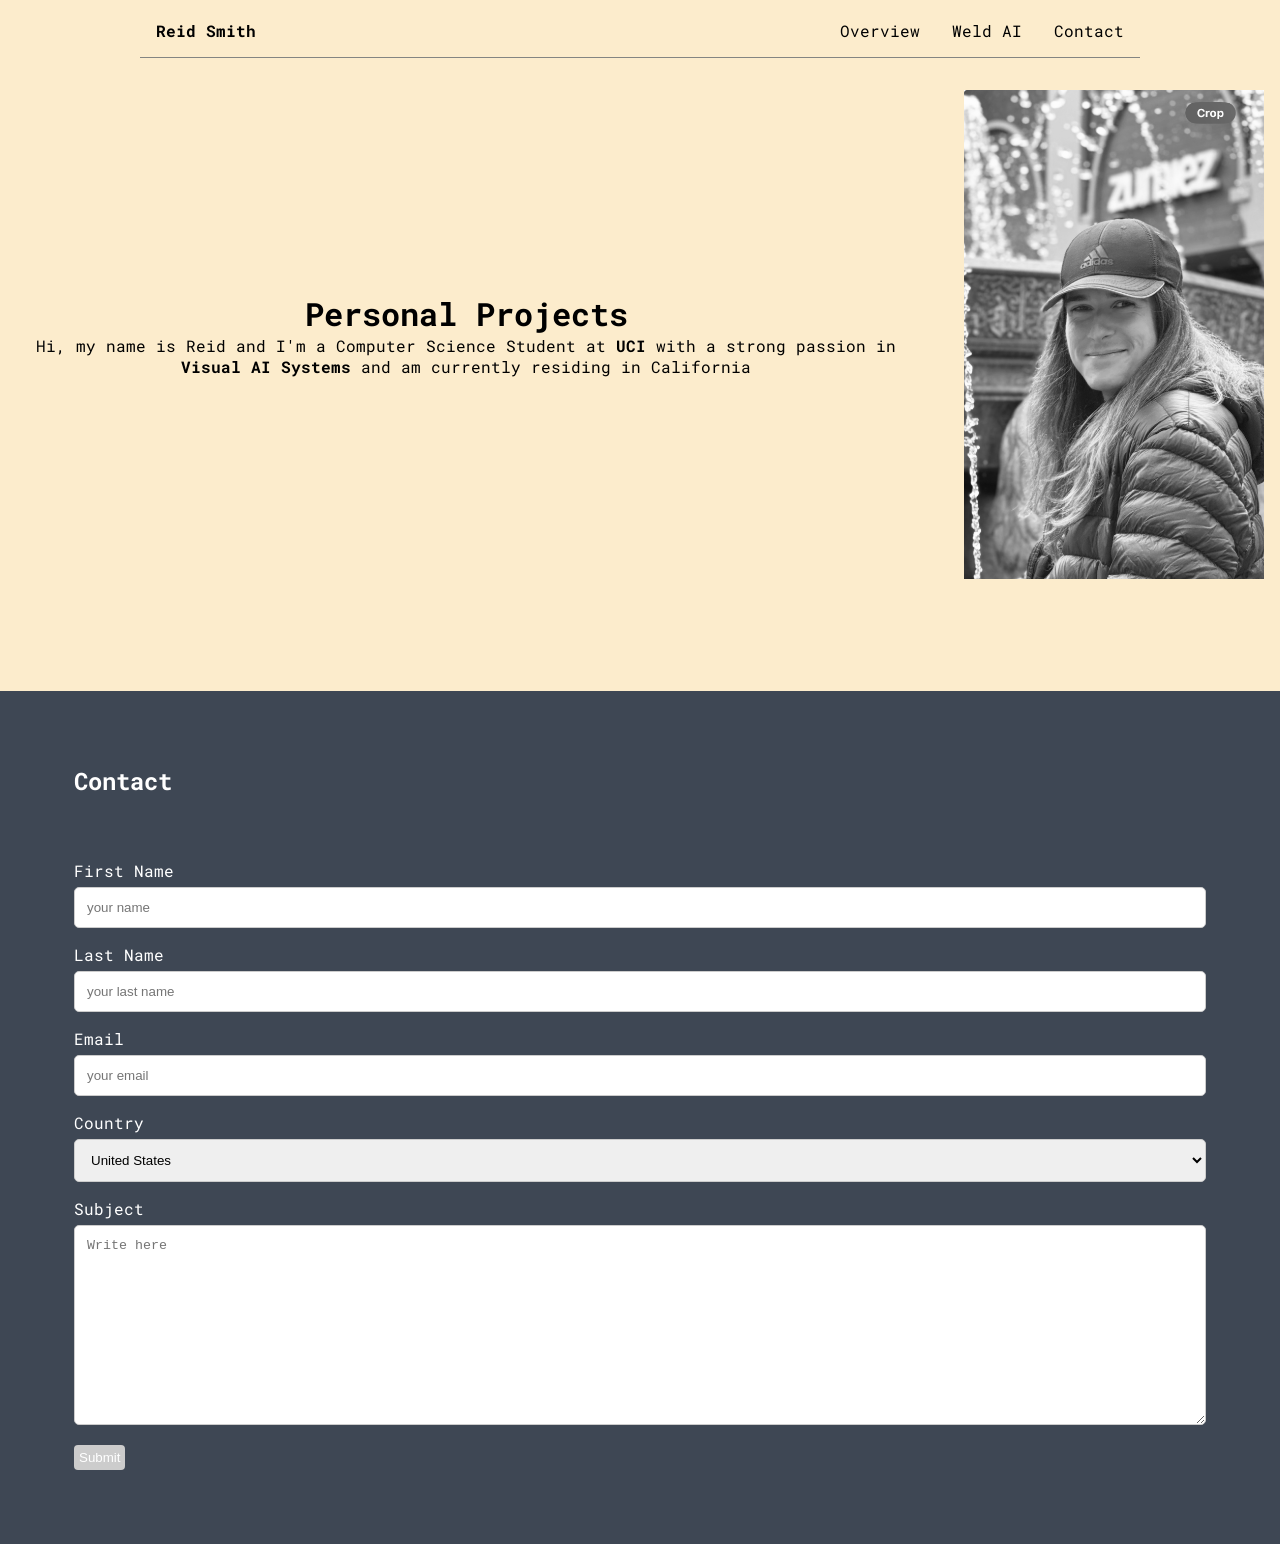
<file: index.html>
<!doctype html>
<html lang="en">

<!--
WRITTEN BY: Reid Smith
EMAIL: reids1@uci.edu NOT my github name
-->

<head>
  <meta charset="utf-8">
  <meta name="author" content="Reid Smith">
  <meta name="description" content="description of your page">
  <meta name="viewport" content="width=device-width, initial-scale=1">
   <!-- you would link to an external stylesheet here! -->
   <!-- you would also link to Bootstrap here! -->
  <title>Portfolio of Reid</title>
  <link rel="stylesheet" href="style.css">
</head>
<body>
  <header>
      <nav>
        <ul>
          <li><P>Reid Smith</P></li>
          <li><a href="index.html">Overview</a></li>
          <li><a href="weld.html">Weld AI</a></li>
          <li><a href="#contact">Contact</a></li>
        </ul>
      </nav>
      <!-- Portrait image of auther -->
      <div class="flex-container">
        <img height="400" width= "300" src="images/Portrait.jpg" alt="An black and white image of a man with long hair standing in front of a fountaint wearing a hat and a coat">
        
        <div class="text-container">
          <h1>Personal Projects</h1>
          <p>Hi, my name is Reid and I'm a Computer Science Student at <strong>UCI</strong> with a strong passion in <strong>Visual AI Systems</strong> and am currently residing in California</p>

        </div>
      </div>
  </header>

  <!-- Contact form footer -->
  <footer id="contact">
      <h2>Contact</h2><br><br><br>

    <div class="flex-container">
      <form id="contact-form">

        <!-- Different fields required -->
        <label for="fname">First Name</label>
        <input type="text" id="fname" name="firstname" placeholder="your name">
        
        <label for="lname">Last Name</label>
        <input type="text" id="lname" name="lastname" placeholder="your last name">

        <label for="email">Email</label>
        <input type="text" id="email" name="email" placeholder="your email">

        <label for="country">Country</label>
        <select id="country" name="country">
          <option value="usa">United States</option>
          <option value="canada">Canada</option>
        </select>

        <!-- Main message box -->
        <label for="subject">Subject</label>
        <textarea id="subject" name="subject" placeholder="Write here" style="height: 200px;"></textarea>

        <input type="submit" value="Submit">

      </form>
    </div>


  </footer>
</body>
</html>
</file>
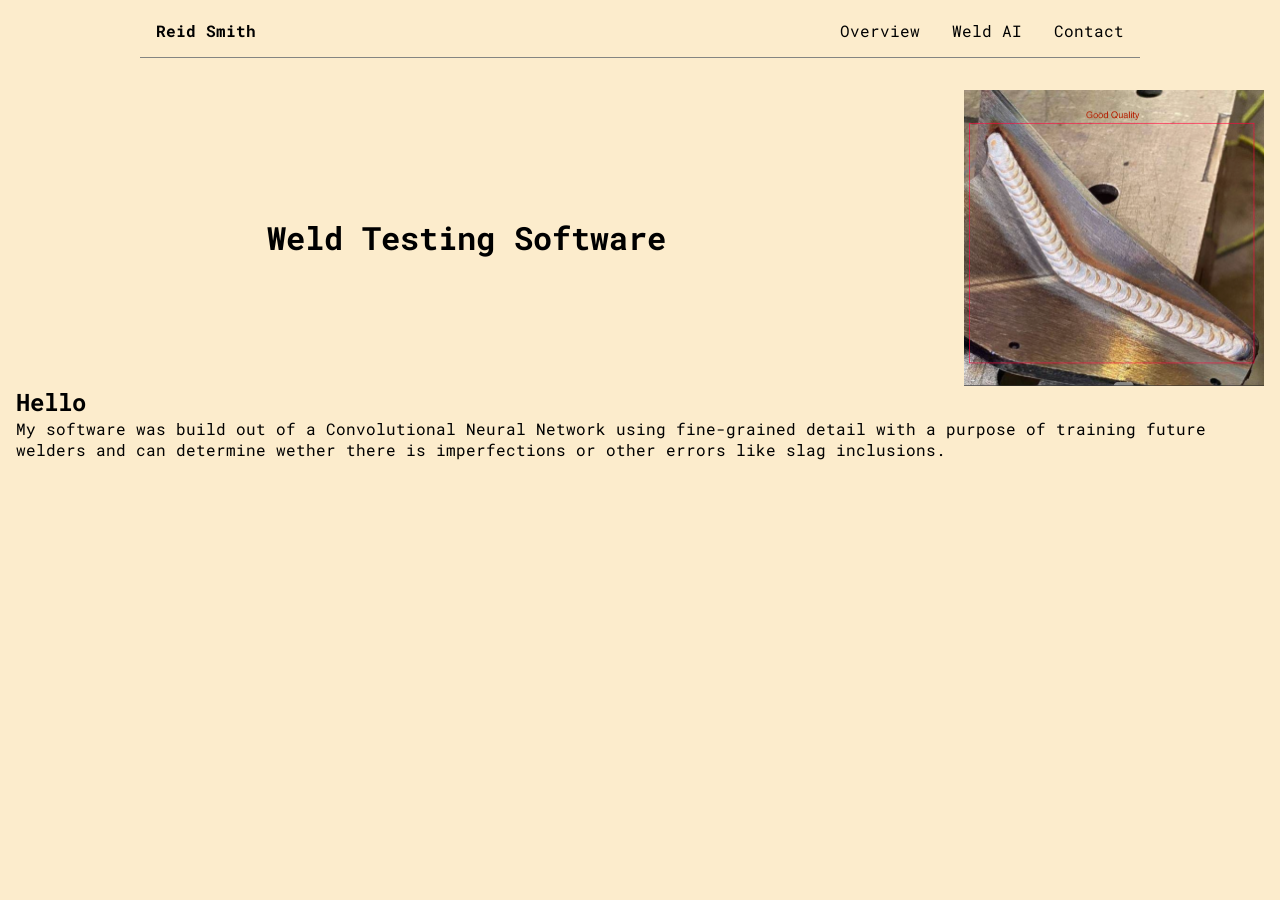
<file: weld.html>
<!DOCTYPE html>
<html lang="en">
<head>
    <meta charset="UTF-8">
    <meta name="viewport" content="width=device-width, initial-scale=1.0">
    <title>AI Welding</title>
    <link rel="stylesheet" href="style.css">
</head>
<body>
    <header>
        <nav>
        <ul>
            <li><P>Reid Smith</P></li>
            <li><a href="index.html">Overview</a></li>
            <li><a href="weld.html">Weld AI</a></li>
            <li><a href="index.html#contact">Contact</a></li>
        </ul>
        </nav>
        <!-- Image of AI welding recognition -->
        <div class="flex-container">
            <img height="400" width="300" src="images/Weld_bound.png" alt="Metal weld with red box around it with text that indicates it's a good weld">

            <div class="text-container">
                <h1>Weld Testing Software</h1>
            </div>
        </div>

    </header>

    <main>
        <h2>Hello</h2>
        <p>My software was build out of a Convolutional Neural Network using fine-grained detail with a purpose of training future welders and can determine wether there is imperfections or other errors like slag inclusions.</p>

    </main>

</body>
</html>
</file>
<file: style.css>
@import url('https://fonts.googleapis.com/css2?family=Roboto+Mono:ital,wght@0,100..700;1,100..700&display=swap');

:root {
    --base-color: #fceccc;
    --text-color: #000000;
    --footer-color: #3e4754;
    --color-2: #f2f0eb;
    --color-3: #f2f0eb;
}

* {
    margin: 0;
    padding: 0;
    box-sizing: border-box;
}

html {
    font-family: "Roboto Mono", sans-serif;
    color: var(--text-color);
    scroll-behavior: smooth;

}

/* To adjust the image size responsively */
.flex-container img{
    max-width: 100%;
    height: auto;
}

/* For the page spacing */
body {
    padding: 0.25em 1em 1em 1em;
    background-color: var(--base-color);
}

h1, h2, h3 {
    font-family: "Roboto Mono", sans-serif;
}

/* Contact information footer */
footer {
    margin-top: 2em;
    margin: 7em -1em -1em -1em;
    background-color: var(--footer-color);
    color: white;
    padding: 74px;
}

/* Easier to row reverse than to change order in the index.html and prepares for flex items*/
.flex-container {
    display: flex;
    flex-direction: row-reverse;
    align-items: center;
    gap: 3em;
    

}

.text-container {
    flex: 1;
    text-align: center;

}

/* navigation bar with responsive properties */
nav {
    margin: 0em auto 2em auto;
    width: min(1000px, 100%);
    border-bottom: 1px solid #848582;
    padding: 1em;

}

/* Nav spacing and centering */

nav ul {
    display: flex;
    align-items: center;
    list-style-type: none;
    gap:2em
}

/* To seperate my name from the options */
nav li:first-child {
    margin-right: auto;
    font-weight: bold;

}

/* Nav link color changing on hover*/
nav a {
    text-decoration: none;
    color: var(--text-color);
    box-shadow: inset 0 0 0 0 var(--text-color);
    margin: 0 -.25rem;
    padding: 0 .25rem;
    transition: color .3s ease-in-out, box-shadow .3s ease-in-out;
}

nav a:hover{
    box-shadow: inset 100px 0 0 0 var(--text-color);
    color: white;

}

/* Resposive properties */
@media (max-width: 700px) {
    .flex-container {
        flex-direction: column;
        gap: 1.5em;
    }

    nav ul {
        flex-wrap: wrap;
        justify-content: center;
        gap: 1em;
    }

    nav li:first-child {
        width: 100%;
        text-align: center;

    }

    footer {
        padding: 2em 1em;
    }

}

/* Input fields for footer style */
input[type=text], select, textarea {
    width: 100%;
    padding: 12px;
    border: 1px solid #ccc;
    border-radius: 5px;
    box-sizing: border-box;
    margin-top: 6px;
    margin-bottom: 16px;
    resize: vertical;
}

input[type=submit] {
    background-color: #ccc;
    color: white;
    padding : 5px;
    border: none;
    border-radius: 4px;
    cursor: pointer;

}
</file>
